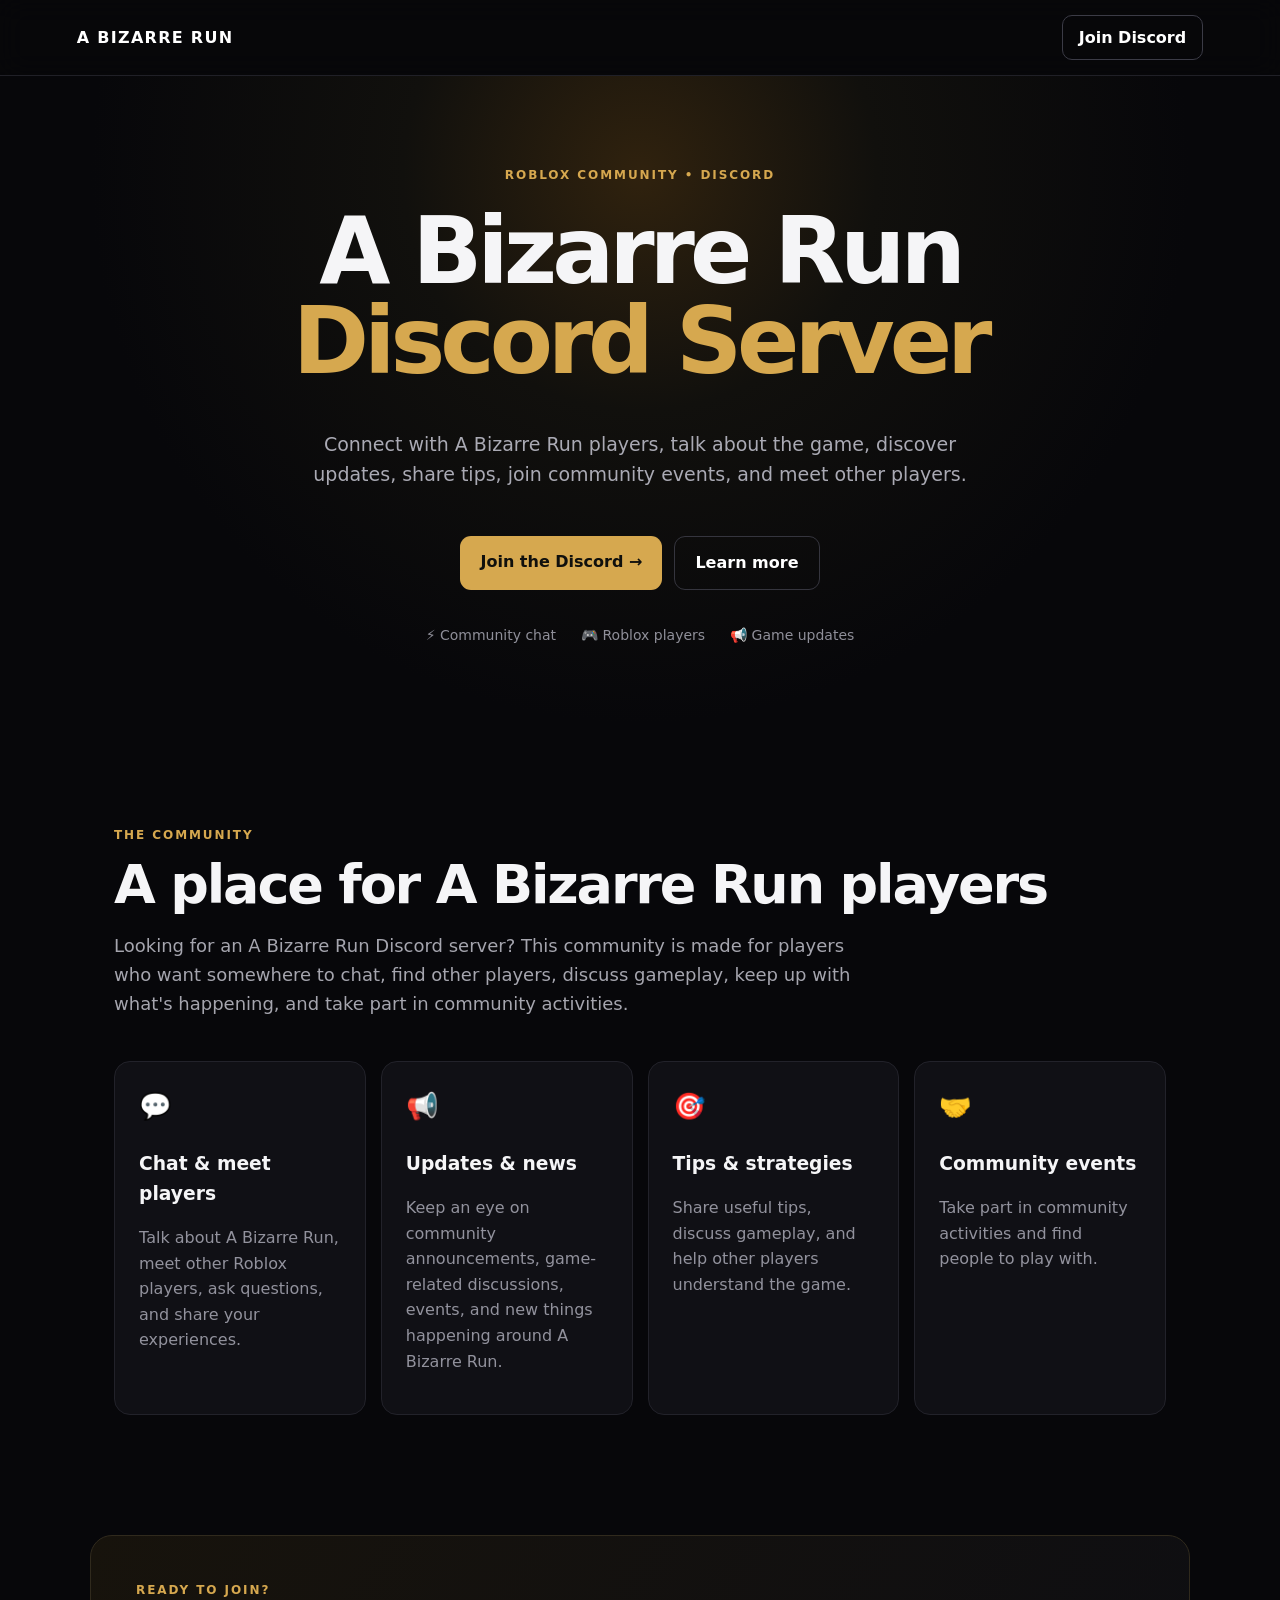
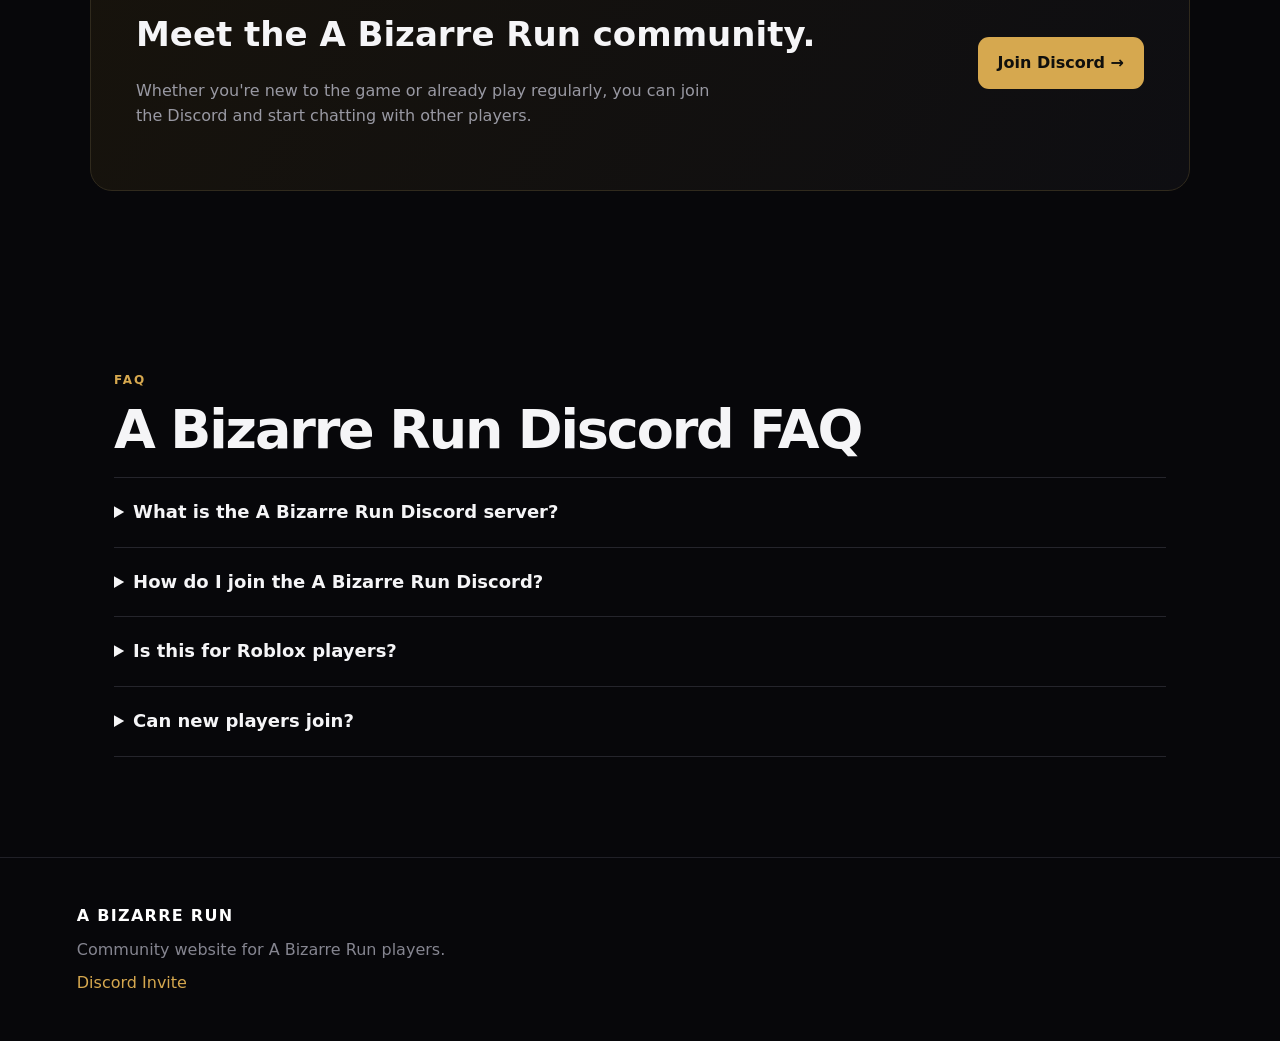
<file: index.html>
<!doctype html>
<html lang="en">
<head>
  <meta charset="utf-8">
  <meta name="viewport" content="width=device-width, initial-scale=1">
  <meta name="google-site-verification" content="Z1PjGu2UveLvQC7mnpm52opGB7g70VrTY2z20zY-AqY" /> 
  <title>A Bizarre Run Discord Server | Roblox Community</title>
  <meta name="description" content="Join the A Bizarre Run Discord server. Chat with Roblox players, find updates, share tips, join events, and connect with the A Bizarre Run community.">
  <link rel="canonical" href="https://YOUR-DOMAIN.com/">
  <meta property="og:title" content="A Bizarre Run Discord Server">
  <meta property="og:description" content="Join the A Bizarre Run Roblox community on Discord.">
  <meta property="og:type" content="website">
  <meta property="og:url" content="https://YOUR-DOMAIN.com/">
  <link rel="stylesheet" href="styles.css">
  <script type="application/ld+json">
  {
    "@context":"https://schema.org",
    "@type":"WebSite",
    "name":"A Bizarre Run Discord Community",
    "description":"Community website for A Bizarre Run Roblox players.",
    "url":"https://YOUR-DOMAIN.com/"
  }
  </script>
</head>
<body>
  <header class="nav">
    <a class="brand" href="/">A BIZARRE RUN</a>
    <a class="nav-btn" href="https://discord.com/invite/bizarreruns" target="_blank" rel="noopener">Join Discord</a>
  </header>

  <main>
    <section class="hero">
      <div class="badge">ROBLOX COMMUNITY • DISCORD</div>
      <h1>A Bizarre Run<br><span>Discord Server</span></h1>
      <p class="hero-text">Connect with A Bizarre Run players, talk about the game, discover updates, share tips, join community events, and meet other players.</p>
      <div class="actions">
        <a class="primary" href="https://discord.com/invite/bizarreruns" target="_blank" rel="noopener">Join the Discord →</a>
        <a class="secondary" href="#about">Learn more</a>
      </div>
      <div class="trust">
        <span>⚡ Community chat</span>
        <span>🎮 Roblox players</span>
        <span>📢 Game updates</span>
      </div>
    </section>

    <section id="about" class="section">
      <div class="section-label">THE COMMUNITY</div>
      <h2>A place for A Bizarre Run players</h2>
      <p class="lead">Looking for an A Bizarre Run Discord server? This community is made for players who want somewhere to chat, find other players, discuss gameplay, keep up with what's happening, and take part in community activities.</p>

      <div class="cards">
        <article class="card"><div class="icon">💬</div><h3>Chat & meet players</h3><p>Talk about A Bizarre Run, meet other Roblox players, ask questions, and share your experiences.</p></article>
        <article class="card"><div class="icon">📢</div><h3>Updates & news</h3><p>Keep an eye on community announcements, game-related discussions, events, and new things happening around A Bizarre Run.</p></article>
        <article class="card"><div class="icon">🎯</div><h3>Tips & strategies</h3><p>Share useful tips, discuss gameplay, and help other players understand the game.</p></article>
        <article class="card"><div class="icon">🤝</div><h3>Community events</h3><p>Take part in community activities and find people to play with.</p></article>
      </div>
    </section>

    <section class="join">
      <div>
        <div class="section-label">READY TO JOIN?</div>
        <h2>Meet the A Bizarre Run community.</h2>
        <p>Whether you're new to the game or already play regularly, you can join the Discord and start chatting with other players.</p>
      </div>
      <a class="primary" href="https://discord.com/invite/bizarreruns" target="_blank" rel="noopener">Join Discord →</a>
    </section>

    <section class="section faq">
      <div class="section-label">FAQ</div>
      <h2>A Bizarre Run Discord FAQ</h2>
      <details><summary>What is the A Bizarre Run Discord server?</summary><p>It is a community Discord for players interested in the Roblox game A Bizarre Run. Members can chat, discuss gameplay, share tips, find players, and follow community activity.</p></details>
      <details><summary>How do I join the A Bizarre Run Discord?</summary><p>Click any “Join Discord” button on this page. It opens the community's Discord invite.</p></details>
      <details><summary>Is this for Roblox players?</summary><p>Yes. The community is focused on A Bizarre Run and its Roblox player community.</p></details>
      <details><summary>Can new players join?</summary><p>Yes. New players can join the community, ask questions, and meet other people who play A Bizarre Run.</p></details>
    </section>
  </main>

  <footer>
    <div class="brand">A BIZARRE RUN</div>
    <p>Community website for A Bizarre Run players.</p>
    <a href="https://discord.com/invite/bizarreruns" target="_blank" rel="noopener">Discord Invite</a>
  </footer>
</body>
</html>
</file>
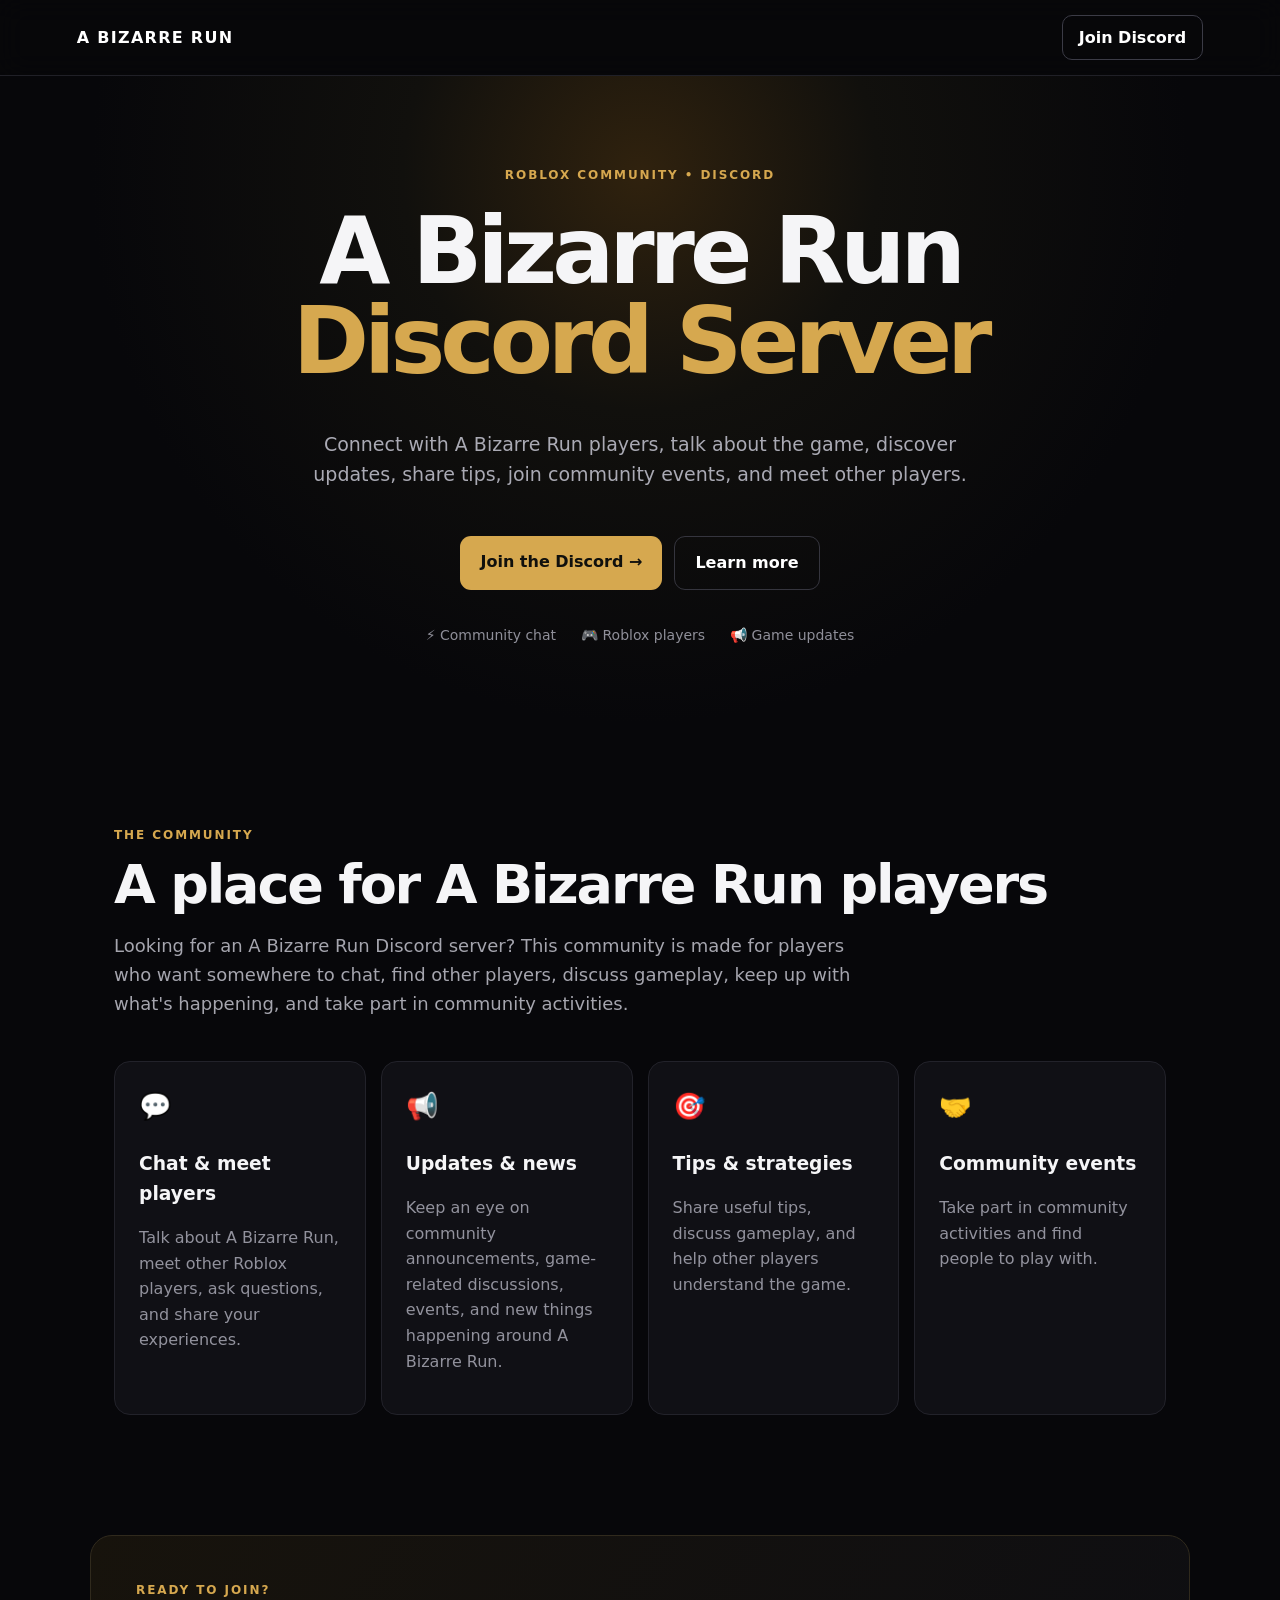
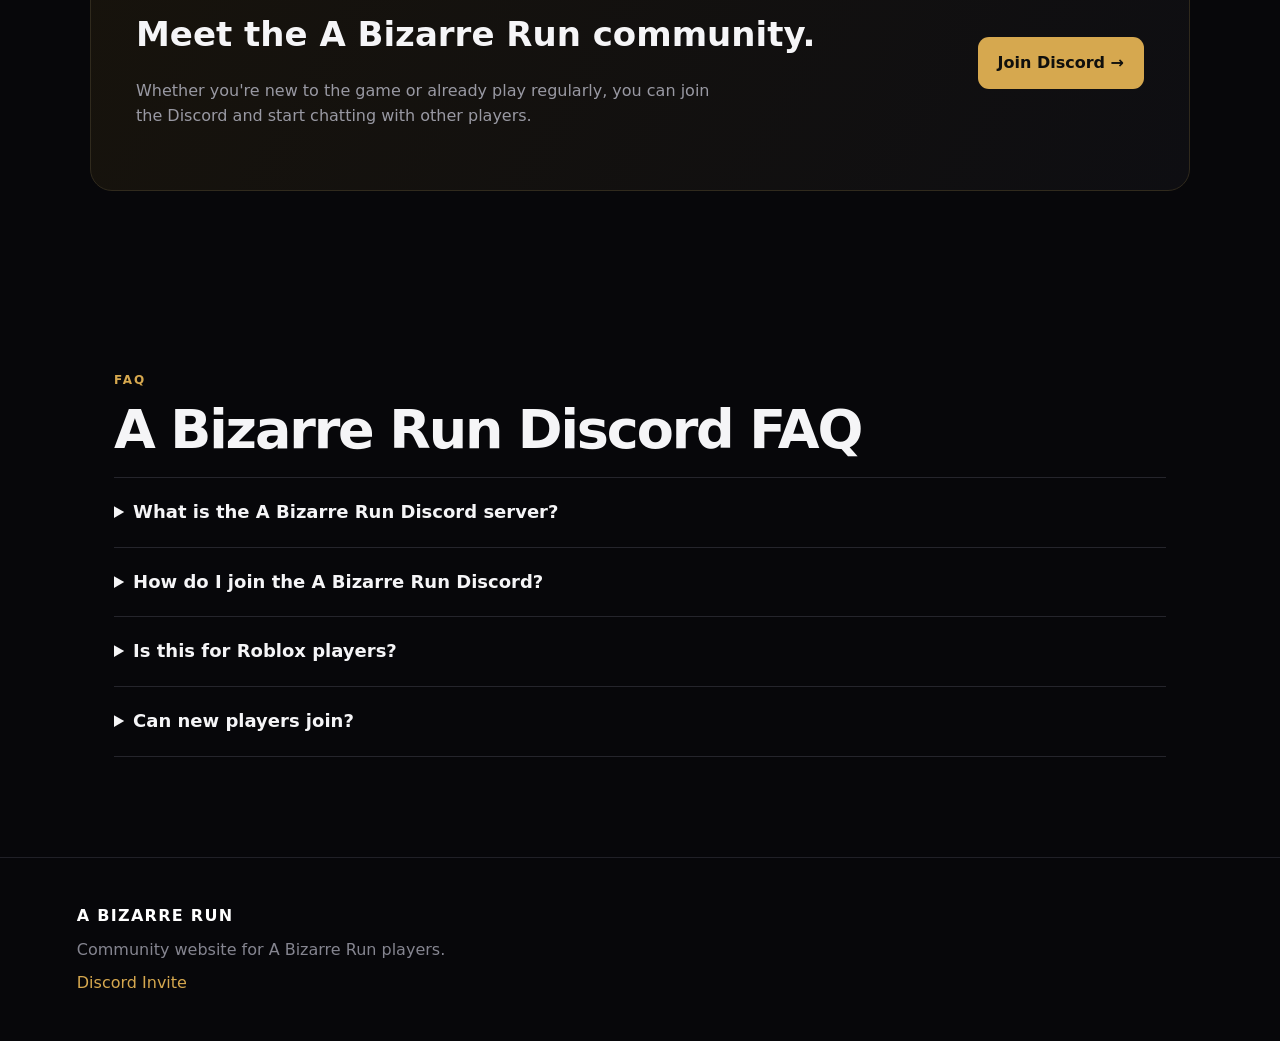
<file: index[1].html>
<!doctype html>
<html lang="en">
<head>
  <meta charset="utf-8">
  <meta name="viewport" content="width=device-width, initial-scale=1">
  <title>A Bizarre Run Discord Server | Roblox Community</title>
  <meta name="description" content="Join the A Bizarre Run Discord server. Chat with Roblox players, find updates, share tips, join events, and connect with the A Bizarre Run community.">
  <link rel="canonical" href="https://YOUR-DOMAIN.com/">
  <meta property="og:title" content="A Bizarre Run Discord Server">
  <meta property="og:description" content="Join the A Bizarre Run Roblox community on Discord.">
  <meta property="og:type" content="website">
  <meta property="og:url" content="https://YOUR-DOMAIN.com/">
  <link rel="stylesheet" href="styles.css">
  <script type="application/ld+json">
  {
    "@context":"https://schema.org",
    "@type":"WebSite",
    "name":"A Bizarre Run Discord Community",
    "description":"Community website for A Bizarre Run Roblox players.",
    "url":"https://YOUR-DOMAIN.com/"
  }
  </script>
</head>
<body>
  <header class="nav">
    <a class="brand" href="/">A BIZARRE RUN</a>
    <a class="nav-btn" href="https://discord.com/invite/bizarreruns" target="_blank" rel="noopener">Join Discord</a>
  </header>

  <main>
    <section class="hero">
      <div class="badge">ROBLOX COMMUNITY • DISCORD</div>
      <h1>A Bizarre Run<br><span>Discord Server</span></h1>
      <p class="hero-text">Connect with A Bizarre Run players, talk about the game, discover updates, share tips, join community events, and meet other players.</p>
      <div class="actions">
        <a class="primary" href="https://discord.com/invite/bizarreruns" target="_blank" rel="noopener">Join the Discord →</a>
        <a class="secondary" href="#about">Learn more</a>
      </div>
      <div class="trust">
        <span>⚡ Community chat</span>
        <span>🎮 Roblox players</span>
        <span>📢 Game updates</span>
      </div>
    </section>

    <section id="about" class="section">
      <div class="section-label">THE COMMUNITY</div>
      <h2>A place for A Bizarre Run players</h2>
      <p class="lead">Looking for an A Bizarre Run Discord server? This community is made for players who want somewhere to chat, find other players, discuss gameplay, keep up with what's happening, and take part in community activities.</p>

      <div class="cards">
        <article class="card"><div class="icon">💬</div><h3>Chat & meet players</h3><p>Talk about A Bizarre Run, meet other Roblox players, ask questions, and share your experiences.</p></article>
        <article class="card"><div class="icon">📢</div><h3>Updates & news</h3><p>Keep an eye on community announcements, game-related discussions, events, and new things happening around A Bizarre Run.</p></article>
        <article class="card"><div class="icon">🎯</div><h3>Tips & strategies</h3><p>Share useful tips, discuss gameplay, and help other players understand the game.</p></article>
        <article class="card"><div class="icon">🤝</div><h3>Community events</h3><p>Take part in community activities and find people to play with.</p></article>
      </div>
    </section>

    <section class="join">
      <div>
        <div class="section-label">READY TO JOIN?</div>
        <h2>Meet the A Bizarre Run community.</h2>
        <p>Whether you're new to the game or already play regularly, you can join the Discord and start chatting with other players.</p>
      </div>
      <a class="primary" href="https://discord.com/invite/bizarreruns" target="_blank" rel="noopener">Join Discord →</a>
    </section>

    <section class="section faq">
      <div class="section-label">FAQ</div>
      <h2>A Bizarre Run Discord FAQ</h2>
      <details><summary>What is the A Bizarre Run Discord server?</summary><p>It is a community Discord for players interested in the Roblox game A Bizarre Run. Members can chat, discuss gameplay, share tips, find players, and follow community activity.</p></details>
      <details><summary>How do I join the A Bizarre Run Discord?</summary><p>Click any “Join Discord” button on this page. It opens the community's Discord invite.</p></details>
      <details><summary>Is this for Roblox players?</summary><p>Yes. The community is focused on A Bizarre Run and its Roblox player community.</p></details>
      <details><summary>Can new players join?</summary><p>Yes. New players can join the community, ask questions, and meet other people who play A Bizarre Run.</p></details>
    </section>
  </main>

  <footer>
    <div class="brand">A BIZARRE RUN</div>
    <p>Community website for A Bizarre Run players.</p>
    <a href="https://discord.com/invite/bizarreruns" target="_blank" rel="noopener">Discord Invite</a>
  </footer>
</body>
</html>
</file>
<file: styles.css>
*{box-sizing:border-box}html{scroll-behavior:smooth}body{margin:0;background:#07070a;color:#f5f5f7;font-family:Inter,ui-sans-serif,system-ui,-apple-system,BlinkMacSystemFont,"Segoe UI",sans-serif;line-height:1.6}.nav{height:76px;display:flex;align-items:center;justify-content:space-between;padding:0 max(24px,6vw);border-bottom:1px solid #202027;background:rgba(7,7,10,.86);position:sticky;top:0;z-index:5;backdrop-filter:blur(14px)}.brand{font-weight:900;letter-spacing:.08em;color:#fff;text-decoration:none}.nav-btn{color:#fff;text-decoration:none;border:1px solid #3b3b46;padding:9px 16px;border-radius:10px;font-weight:700}.hero{min-height:650px;display:flex;flex-direction:column;align-items:center;justify-content:center;text-align:center;padding:90px 20px 80px;background:radial-gradient(circle at 50% 15%,#30220e 0,#11100d 28%,#07070a 65%)}.badge,.section-label{font-size:12px;font-weight:800;letter-spacing:.16em;color:#d6a84f}.hero h1{font-size:clamp(48px,8vw,92px);line-height:.98;margin:22px 0;letter-spacing:-.055em}.hero h1 span{color:#d6a84f}.hero-text{max-width:720px;color:#aaaab4;font-size:19px}.actions{display:flex;gap:12px;margin-top:28px;flex-wrap:wrap;justify-content:center}.primary,.secondary{padding:13px 20px;border-radius:11px;text-decoration:none;font-weight:800}.primary{background:#d6a84f;color:#10100d}.secondary{border:1px solid #35353e;color:#fff}.trust{display:flex;gap:25px;flex-wrap:wrap;justify-content:center;color:#8f8f99;margin-top:34px;font-size:14px}.section{max-width:1100px;margin:auto;padding:100px 24px}.section h2{font-size:clamp(34px,5vw,54px);line-height:1.05;margin:12px 0 18px;letter-spacing:-.04em}.lead{color:#a5a5ae;max-width:760px;font-size:18px}.cards{display:grid;grid-template-columns:repeat(4,1fr);gap:15px;margin-top:42px}.card{background:#101015;border:1px solid #22222a;border-radius:16px;padding:24px;min-height:225px}.icon{font-size:26px}.card h3{margin:22px 0 8px}.card p,.faq p{color:#92929d}.join{max-width:1100px;margin:20px auto 80px;padding:45px;border:1px solid #302a1d;border-radius:22px;background:linear-gradient(120deg,#17130c,#0e0e12);display:flex;align-items:center;justify-content:space-between;gap:30px}.join h2{margin:7px 0;font-size:34px}.join p{color:#9999a3;max-width:600px}.faq details{border-top:1px solid #25252c;padding:20px 0}.faq summary{cursor:pointer;font-weight:750;font-size:18px}.faq details:last-child{border-bottom:1px solid #25252c}footer{border-top:1px solid #202027;padding:45px max(24px,6vw);color:#858590}footer p{margin:8px 0}footer a{color:#d6a84f;text-decoration:none}@media(max-width:850px){.cards{grid-template-columns:repeat(2,1fr)}}@media(max-width:560px){.nav{padding:0 18px}.nav-btn{font-size:13px}.hero{min-height:600px}.hero-text{font-size:16px}.cards{grid-template-columns:1fr}.join{margin:0 18px 60px;padding:28px;display:block}.join .primary{display:inline-block;margin-top:15px}.section{padding:75px 20px}}
</file>
